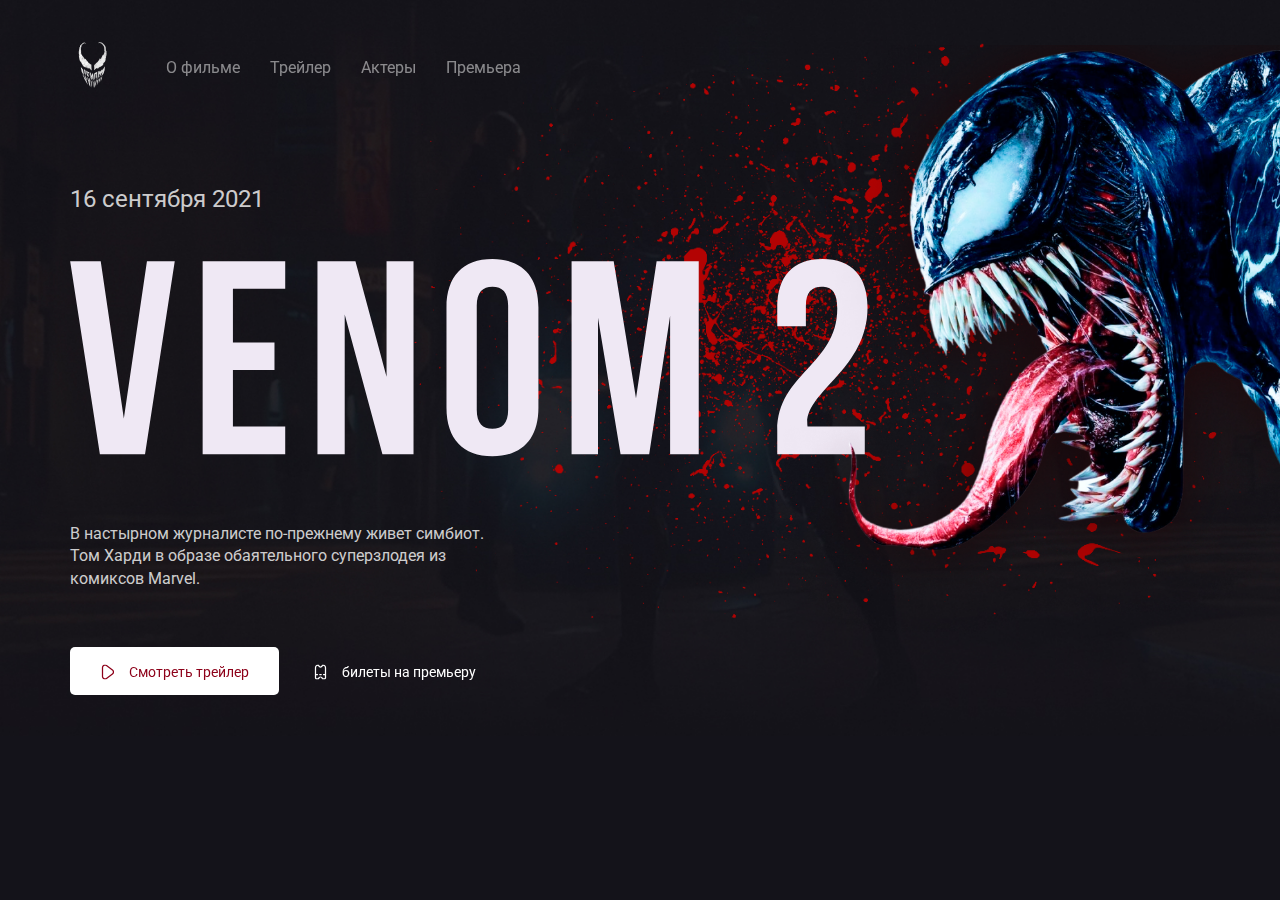
<file: index.html>
<!DOCTYPE html>
<html lang="ru">
<head>
    <meta charset="UTF-8">
    <meta http-equiv="X-UA-Compatible" content="IE=edge">
    <meta name="viewport" content="width=device-width, initial-scale=1.0">
    <title>Главная - Venom 2</title>
    <link rel="preconnect" href="https://fonts.googleapis.com">
<link rel="preconnect" href="https://fonts.gstatic.com" crossorigin>
<link href="https://fonts.googleapis.com/css2?family=Roboto:wght@400;700&display=swap" rel="stylesheet">
    <link rel="stylesheet" href="./CSS/normalaiz.css">
        <link
    rel="stylesheet"
    href="https://cdnjs.cloudflare.com/ajax/libs/animate.css/4.1.1/animate.min.css"
  />
    <link rel="stylesheet" href="./CSS/hover.css">
    <link rel="stylesheet" href="./CSS/style.css">
    
</head>
<body class="blood">
    <header class="header">
        <div class="container header_container">
        <a href="file:///Users/macbookair/Desktop/%D0%9F%D0%BE%D1%80%D1%82%D1%84%D0%BE%D0%BB%D0%B8%D0%BE/Venom/index.html" class="hvr-pulse-shrink logo_link">
            <img width="46" height="71" src="./img/logo.png" alt="logo: venom" class="logo_img">
        </a>

        
        <nav class="nav">
            <button class="menu_button">
                <span class="hvr-bounce-in menu_button_text">Меню</span>
                <img src="./img/menu.svg" alt="icon: burger menu" class="menu_button_icon">
            </button>
            <button class="menu_close">
                <span class="menu_close_text">Закрыть</span>
                <img src="./img/Vector 1.svg" alt="icon: arrow right" class="menu_close_icon">
            </button>
            <ul class="nav_menu">
                <li class="nav_menu_item">
                    <a href="file:///Users/macbookair/Desktop/%D0%9F%D0%BE%D1%80%D1%82%D1%84%D0%BE%D0%BB%D0%B8%D0%BE/Venom/about.html" class="hvr-bounce-in nav_menu_link">О фильме</a>
                </li>
                <li class="nav_menu_item">
                    <a href="#" class="hvr-bounce-in nav_menu_link">Трейлер</a>
                </li>
                <li class="nav_menu_item">
                    <a href="#" class="hvr-bounce-in nav_menu_link">Актеры</a>
                </li>
                <li class="nav_menu_item">
                    <a href="#" class="hvr-bounce-in nav_menu_link">Премьера</a>
                </li>
            </ul>
        </nav>
        
    </div>
    </header>
    
    <section class="film">
        <div class="container film_container">
            <div class="film_text">
                <span class="film_data">16 сентября 2021</span>
                <img  src="./img/Venom 2.svg" alt="logo: venom-2" class="film_logo">
                <p class="film_descripcion">В настырном журналисте по-прежнему живет симбиот.  Том Харди в образе обаятельного суперзлодея из комиксов Marvel.</p>
            </div>
            <div class="button_group">
                <a href="./video/39482_Othd8W8o3t0.mp4" data-fancybox  class="hvr-grow button button_primary">
                    <img width="15" src="./img/play.svg" alt="icon: play" class=" button_icon">
                    <span class="button_text">Смотреть трейлер</span>
                </a>
                <a href="trailer.html" class="hvr-grow button button_link">
                    <img width="15" src="./img/ticket.svg" alt="icon: Ticket" class="button_icon">
                    <span class="button_text">билеты на премьеру</span>
                </a>
            </div>
        </div>
    </section>

    <img src="./img/venom.png" alt="photo: venom" class="venom animate__animated animate__fadeInRight">
    <script src="JS/main.js"></script>
    <script src="https://cdn.jsdelivr.net/npm/@fancyapps/ui@4.0/dist/fancybox.umd.js"></script>
    <link
    rel="stylesheet"
    href="https://cdn.jsdelivr.net/npm/@fancyapps/ui@4.0/dist/fancybox.css"
  />
</body>
</html>
</file>
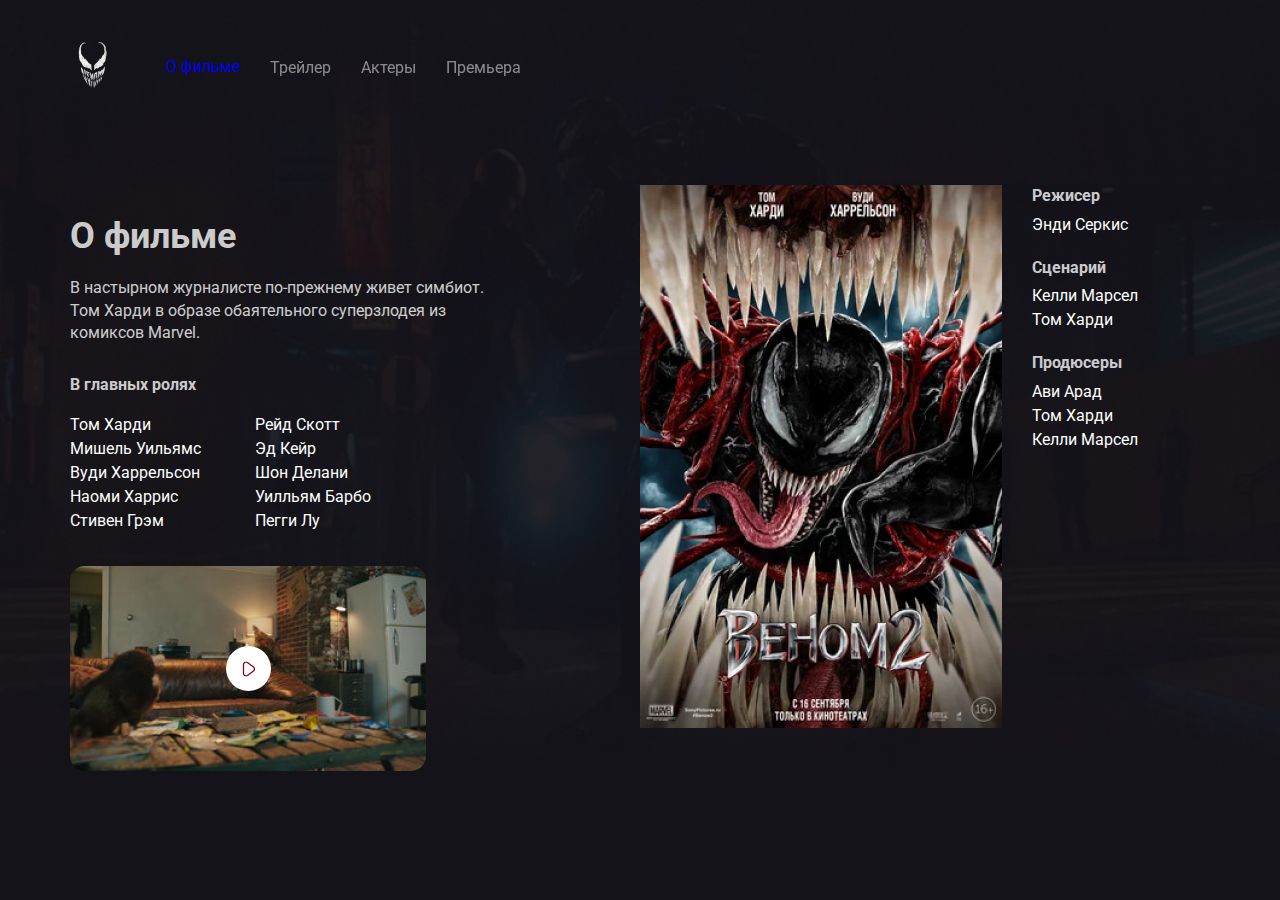
<file: about.html>
<!DOCTYPE html>
<html lang="ru">
<head>
    <meta charset="UTF-8">
    <meta http-equiv="X-UA-Compatible" content="IE=edge">
    <meta name="viewport" content="width=device-width, initial-scale=1.0">
    <title>О фильме - Venom 2</title>
    <link rel="preconnect" href="https://fonts.googleapis.com">
<link rel="preconnect" href="https://fonts.gstatic.com" crossorigin>
<link href="https://fonts.googleapis.com/css2?family=Roboto:wght@400;700&display=swap" rel="stylesheet">
    <link rel="stylesheet" href="./CSS/normalaiz.css">
    <link rel="stylesheet" href="./CSS/hover.css">
    <link rel="stylesheet" href="./CSS/style.css">
    
</head>
<body class="blood_bg">
    <header class="header">
        <div class="container header_container">
        <a href="file:///Users/macbookair/Desktop/%D0%9F%D0%BE%D1%80%D1%82%D1%84%D0%BE%D0%BB%D0%B8%D0%BE/Venom/index.html" class="hvr-pulse-shrink logo_link">
            <img width="46" height="71" src="./img/logo.png" alt="logo: venom" class="logo_img">
        </a>
        <nav class="nav">
            <button class="menu_button">
                <span class="menu_button_text">Меню</span>
                <img src="./img/menu.svg" alt="icon: burger menu" class="menu_button_icon">
            </button>
            <button class="menu_close">
                <span class="menu_close_text">Закрыть</span>
                <img src="./img/Vector 1.svg" alt="icon: arrow right" class="menu_close_icon">
            </button>
            <ul class="nav_menu">
                <li class="nav_menu_item">
                    <a href="file:///Users/macbookair/Desktop/%D0%9F%D0%BE%D1%80%D1%82%D1%84%D0%BE%D0%BB%D0%B8%D0%BE/Venom/about.html" class="nhvr-bounce-in av_menu_link">О фильме</a>
                </li>
                <li class="nav_menu_item">
                    <a href="#" class="hvr-bounce-in nav_menu_link">Трейлер</a>
                </li>
                <li class="nav_menu_item">
                    <a href="#" class="hvr-bounce-in nav_menu_link">Актеры</a>
                </li>
                <li class="nav_menu_item">
                    <a href="#" class="hvr-bounce-in nav_menu_link">Премьера</a>
                </li>
            </ul>
        </nav>
    </div>
    </header>

     <section class="content">
         <div class="container content_conteiner">
             <div class="content_conteiner_left">
                 <h2 class="content_title">О фильме</h2>
                 <p class="content_text">В настырном журналисте по-прежнему живет симбиот. Том Харди в образе обаятельного суперзлодея из комиксов Marvel.</p>
                 <h3 class="content_subtitle">В главных ролях</h3>
                 <ul class="list column_2">
                     <li class="list_item">Том Харди</li>
                     <li class="list_item">Мишель Уильямс</li>
                     <li class="list_item">Вуди Харрельсон</li>
                     <li class="list_item">Наоми Харрис</li>
                     <li class="list_item">Стивен Грэм</li>
                     <li class="list_item">Рейд Скотт</li>
                     <li class="list_item">Эд Кейр</li>
                     <li class="list_item">Шон Делани</li>
                     <li class="list_item">Уилльям Барбо</li>
                     <li class="list_item">Пегги Лу</li>
                 </ul>
                 <div class="trailer">
                     <a href="./video/39482_Othd8W8o3t0.mp4" data-fancybox class="hvr-grow play">
                         <img src="./img/play.svg" alt="icon:play" class="play_icon">
                     </a>
                 </div>
             </div>

             <div class="content_container_right">
                 <img src="./img/poster.jpg" alt="photo: poster Venom" class="poster">
                 <div class="creators">
                     <div class="creators_1">
                    <h3 class="content_subtitle">Режисер </h3>
                    <ul class="list">
                        <li class="list_item">Энди Серкис</li> 
                    </ul>
                    </div>
                    <div class="creators_2">
                    <h3 class="content_subtitle">Сценарий</h3>
                    <ul class="list">
                        <li class="list_item">Келли Марсел</li>
                        <li class="list_item">Том Харди</li>
                    </ul>
                    </div>
                    <div class="creators_3">
                    <h3 class="content_subtitle">Продюсеры</h3>
                    <ul class="list">
                        <li class="list_item">Ави Арад</li>
                        <li class="list_item">Том Харди</li>
                        <li class="list_item">Келли Марсел</li>
                    </ul>
                    </div>
                 </div>
             </div>
         </div>
     </section>
     <script src="JS/main.js"></script>
     <script src="https://cdn.jsdelivr.net/npm/@fancyapps/ui@4.0/dist/fancybox.umd.js"></script>
     <link
    rel="stylesheet"
    href="https://cdn.jsdelivr.net/npm/@fancyapps/ui@4.0/dist/fancybox.css"
  />
</body>
</html>
</file>
<file: CSS/style.css>
body{
    color: #fff;
    font-family: 'Roboto', sans-serif;
}

.container{
    max-width: 1140px;
    width: 90%;
    margin: auto;

}
.img{
    max-width: 100%;
}
.venom{
    position: absolute;
    top: 0px;
    right: 0px;
    margin-top: 45px;
    max-width: 728px;
    width: 50%;
    animation-duration: 2s;
    animation-delay: 0.3s ;
}
.blood{
    background:url("../img/blood.png")top right / 70% no-repeat, #14131A 
    url("../img/background.jpg")center center / 100% no-repeat ;
}
a{
    text-decoration: none;
}
a:visited{
    color: #8D0019;;
}
a:focus{
    color: #8D0019;
}
/*header*/
.header_container{
    padding-top: 30px;
    display: flex;
    align-items: center;
    margin-bottom: 80px;
}
.logo_link{
    margin-right: 50px;
    display: inline-block;
}
.nav_menu{
    margin: 0;
    padding: 0;
    list-style: none;
    display: flex;
}
.nav_menu_item{
    margin-right:30px;
}
.nav_menu_link{
    text-decoration: none;
    color: rgba(255, 255, 255, 0.5);
}

/*film*/
.film_data{
    display: block;
    font-size: 24px;
    line-height: 28px;
    color: rgba(255, 255, 255, 0.8);
    margin-bottom: 4%;
}
.film_logo{
    margin-bottom: 4%;
    max-width: 70%;
}
.film_descripcion{
    max-width: 423px;
    font-size: 16px;
    line-height: 140%;
    color: rgba(255, 255, 255, 0.8);
}
.button{
    padding: 15px 30px;
    border: none;
    border-radius: 5px;
    text-decoration: none;
    cursor: pointer;
}
.button_text, .button_icon{
    display: inline-block;
    vertical-align: middle;
}
.button_text{
    font-size: 14px;
    line-height: 16px;
    margin-left: 10px;
}
.button_primary{
    color: #8D0019;
    background-color: #fff;
}
.button_link{
    color: #fff;
}
.button_group{
    margin-top: 5%;
}


 /*ABOUT.HTML*/
 .content_conteiner{
    display: flex;
}
.content_conteiner_left, .content_container_right{
    flex-basis: 50%;
}
.content_title{
    font-weight: bold;
    font-size: 36px;
    line-height: 42px;
    color: rgba(255, 255, 255, 0.8);
    margin-bottom: 20px;
}
.content_text{
    max-width: 423px;
    font-size: 16px;
    line-height: 140%;
    color: rgba(255, 255, 255, 0.8);
    margin-bottom: 30px;
}
.content_subtitle{

    font-weight: bold;
    font-size: 16px;
    line-height: 140%;
    color: rgba(255, 255, 255, 0.8);
    margin-bottom: 15px;
    margin-top: 0px;
}
.list{
    list-style: none;
    padding: 0;
}
.list_item{
    line-height: 1.5;
}
.column_2{
    -webkit-column-count: 2;
    -moz-column-count: 2;
    column-count: 2;
    -webkit-column-gap: 20px;
    -moz-column-gap: 20px;
    column-gap: 20px;
    max-width: 350px;
}
.trailer{
    margin-top: 33px;
    width: 356px;
    height: 205px;
    background: url("../img/Rectangle\ 2\ \(1\).jpg")no-repeat center / contain;
    border-radius: 15px;
   display: flex;
   justify-content: center;
   align-items: center;
}
.play{
    width: 45px;
    height: 45px;
    border-radius: 50%;
    background-color: #fff;
    border: none;
}
.play_icon{
    transform: translate(15px , 15px);
    cursor: pointer;
}
.content_container_right{
    display: flex;
    align-items: start;
}
.poster{
    max-width: 362px;
    margin-right: 30px;
}
.content_container_right .content_subtitle{
    margin-bottom: 5px;
}
.content_container_right .list{
    margin: 0;
    margin-bottom: 20px;
}
.blood_bg{
    background:#14131A url("../img/background.jpg")center center / 100% no-repeat ;
}


.menu_button{
    display: none;
}
.menu_close{
    display: none;
}
@media (max-width:1024px){
    .content_conteiner{
        flex-direction: column;
    }
    .content_conteiner_left{
        margin-bottom: 10%;
    } 
    .film{
        margin-top: 10%;
    }
    .header_container{
        margin-bottom: 4%;
    }

}

@media (max-width:768px){
    .blood{
        background: #14131A;
    }
    .venom{
        top: 10%;
    }
}
@media (max-width:576px){
  
    .nav_menu{
        position: fixed;
        left: 0;
        top: 0;
        z-index: 9 ;
        width: 100%;
        height: 100%;
        background-color: #fff;
        display: flex;
        justify-content: center;
        align-items: center;
        text-align: left;
        flex-direction: column;
        transform: translateX(100%);
        transition: transform 0.2s;
    }
    .nav_menu_link{
        color: #14131A;
    }
    .nav_menu_item{
        margin-bottom: 2%;
        margin-top: 2%;
        margin-left: 0;
        margin-right: 0;
    }
    .menu_close{
        opacity: 0;
        position: fixed;
        right: 25px;
        top: 65px;
        display: flex;
        align-items: center;
        z-index: 10;
        border: none;
        background-color: #fff;
        cursor: pointer;
        transform: translateX(300%);
        transition: transform 0.2s;
        transition-delay: 0.4s ;
    }
    .is_active{
        opacity: 1;
        transform: translateX(0);
    }
    .menu_close_text{
        margin-right: 10px;
    }
    .nav{
        margin-left: auto;
    }
    .menu_button{
        display: flex;
        justify-content: center;
        align-items: center;
        padding: 10px;
        border: none;
        background-color: #14131A;
        cursor: pointer;
        color: #fff;
    }
    .menu_button_text{
        margin-right: 10px;
    }
    .button_group{
        display: flex;
        justify-content: center;
        align-items: center;
        flex-direction: column;
    }
    .film_text{
        text-align: center;
    }
   .content_container_right{
       flex-direction: column;
   }
   .creators{
       margin-top: 5%;
       display: flex;
   }
   .creators_1,.creators_2{
       margin-right: 20px;
   }
   .trailer{
       max-width: 350px;
       width: 100%;
   }
   .poster{
       margin: 0;
       width: 100%;
   }
   .column_2{
       column-count: 1;
   }
    }
</file>
<file: CSS/normalaiz.css>
/*! normalize.css v8.0.1 | MIT License | github.com/necolas/normalize.css */

/* Document
   ========================================================================== */

/**
 * 1. Correct the line height in all browsers.
 * 2. Prevent adjustments of font size after orientation changes in iOS.
 */

 html {
    line-height: 1.15; /* 1 */
    -webkit-text-size-adjust: 100%; /* 2 */
  }
  
  /* Sections
     ========================================================================== */
  
  /**
   * Remove the margin in all browsers.
   */
  
  body {
    margin: 0;
  }
  
  /**
   * Render the `main` element consistently in IE.
   */
  
  main {
    display: block;
  }
  
  /**
   * Correct the font size and margin on `h1` elements within `section` and
   * `article` contexts in Chrome, Firefox, and Safari.
   */
  
  h1 {
    font-size: 2em;
    margin: 0.67em 0;
  }
  
  /* Grouping content
     ========================================================================== */
  
  /**
   * 1. Add the correct box sizing in Firefox.
   * 2. Show the overflow in Edge and IE.
   */
  
  hr {
    box-sizing: content-box; /* 1 */
    height: 0; /* 1 */
    overflow: visible; /* 2 */
  }
  
  /**
   * 1. Correct the inheritance and scaling of font size in all browsers.
   * 2. Correct the odd `em` font sizing in all browsers.
   */
  
  pre {
    font-family: monospace, monospace; /* 1 */
    font-size: 1em; /* 2 */
  }
  
  /* Text-level semantics
     ========================================================================== */
  
  /**
   * Remove the gray background on active links in IE 10.
   */
  
  a {
    background-color: transparent;
  }
  
  /**
   * 1. Remove the bottom border in Chrome 57-
   * 2. Add the correct text decoration in Chrome, Edge, IE, Opera, and Safari.
   */
  
  abbr[title] {
    border-bottom: none; /* 1 */
    text-decoration: underline; /* 2 */
    text-decoration: underline dotted; /* 2 */
  }
  
  /**
   * Add the correct font weight in Chrome, Edge, and Safari.
   */
  
  b,
  strong {
    font-weight: bolder;
  }
  
  /**
   * 1. Correct the inheritance and scaling of font size in all browsers.
   * 2. Correct the odd `em` font sizing in all browsers.
   */
  
  code,
  kbd,
  samp {
    font-family: monospace, monospace; /* 1 */
    font-size: 1em; /* 2 */
  }
  
  /**
   * Add the correct font size in all browsers.
   */
  
  small {
    font-size: 80%;
  }
  
  /**
   * Prevent `sub` and `sup` elements from affecting the line height in
   * all browsers.
   */
  
  sub,
  sup {
    font-size: 75%;
    line-height: 0;
    position: relative;
    vertical-align: baseline;
  }
  
  sub {
    bottom: -0.25em;
  }
  
  sup {
    top: -0.5em;
  }
  
  /* Embedded content
     ========================================================================== */
  
  /**
   * Remove the border on images inside links in IE 10.
   */
  
  img {
    border-style: none;
  }
  
  /* Forms
     ========================================================================== */
  
  /**
   * 1. Change the font styles in all browsers.
   * 2. Remove the margin in Firefox and Safari.
   */
  
  button,
  input,
  optgroup,
  select,
  textarea {
    font-family: inherit; /* 1 */
    font-size: 100%; /* 1 */
    line-height: 1.15; /* 1 */
    margin: 0; /* 2 */
  }
  
  /**
   * Show the overflow in IE.
   * 1. Show the overflow in Edge.
   */
  
  button,
  input { /* 1 */
    overflow: visible;
  }
  
  /**
   * Remove the inheritance of text transform in Edge, Firefox, and IE.
   * 1. Remove the inheritance of text transform in Firefox.
   */
  
  button,
  select { /* 1 */
    text-transform: none;
  }
  
  /**
   * Correct the inability to style clickable types in iOS and Safari.
   */
  
  button,
  [type="button"],
  [type="reset"],
  [type="submit"] {
    -webkit-appearance: button;
  }
  
  /**
   * Remove the inner border and padding in Firefox.
   */
  
  button::-moz-focus-inner,
  [type="button"]::-moz-focus-inner,
  [type="reset"]::-moz-focus-inner,
  [type="submit"]::-moz-focus-inner {
    border-style: none;
    padding: 0;
  }
  
  /**
   * Restore the focus styles unset by the previous rule.
   */
  
  button:-moz-focusring,
  [type="button"]:-moz-focusring,
  [type="reset"]:-moz-focusring,
  [type="submit"]:-moz-focusring {
    outline: 1px dotted ButtonText;
  }
  
  /**
   * Correct the padding in Firefox.
   */
  
  fieldset {
    padding: 0.35em 0.75em 0.625em;
  }
  
  /**
   * 1. Correct the text wrapping in Edge and IE.
   * 2. Correct the color inheritance from `fieldset` elements in IE.
   * 3. Remove the padding so developers are not caught out when they zero out
   *    `fieldset` elements in all browsers.
   */
  
  legend {
    box-sizing: border-box; /* 1 */
    color: inherit; /* 2 */
    display: table; /* 1 */
    max-width: 100%; /* 1 */
    padding: 0; /* 3 */
    white-space: normal; /* 1 */
  }
  
  /**
   * Add the correct vertical alignment in Chrome, Firefox, and Opera.
   */
  
  progress {
    vertical-align: baseline;
  }
  
  /**
   * Remove the default vertical scrollbar in IE 10+.
   */
  
  textarea {
    overflow: auto;
  }
  
  /**
   * 1. Add the correct box sizing in IE 10.
   * 2. Remove the padding in IE 10.
   */
  
  [type="checkbox"],
  [type="radio"] {
    box-sizing: border-box; /* 1 */
    padding: 0; /* 2 */
  }
  
  /**
   * Correct the cursor style of increment and decrement buttons in Chrome.
   */
  
  [type="number"]::-webkit-inner-spin-button,
  [type="number"]::-webkit-outer-spin-button {
    height: auto;
  }
  
  /**
   * 1. Correct the odd appearance in Chrome and Safari.
   * 2. Correct the outline style in Safari.
   */
  
  [type="search"] {
    -webkit-appearance: textfield; /* 1 */
    outline-offset: -2px; /* 2 */
  }
  
  /**
   * Remove the inner padding in Chrome and Safari on macOS.
   */
  
  [type="search"]::-webkit-search-decoration {
    -webkit-appearance: none;
  }
  
  /**
   * 1. Correct the inability to style clickable types in iOS and Safari.
   * 2. Change font properties to `inherit` in Safari.
   */
  
  ::-webkit-file-upload-button {
    -webkit-appearance: button; /* 1 */
    font: inherit; /* 2 */
  }
  
  /* Interactive
     ========================================================================== */
  
  /*
   * Add the correct display in Edge, IE 10+, and Firefox.
   */
  
  details {
    display: block;
  }
  
  /*
   * Add the correct display in all browsers.
   */
  
  summary {
    display: list-item;
  }
  
  /* Misc
     ========================================================================== */
  
  /**
   * Add the correct display in IE 10+.
   */
  
  template {
    display: none;
  }
  
  /**
   * Add the correct display in IE 10.
   */
  
  [hidden] {
    display: none;
  }
</file>
